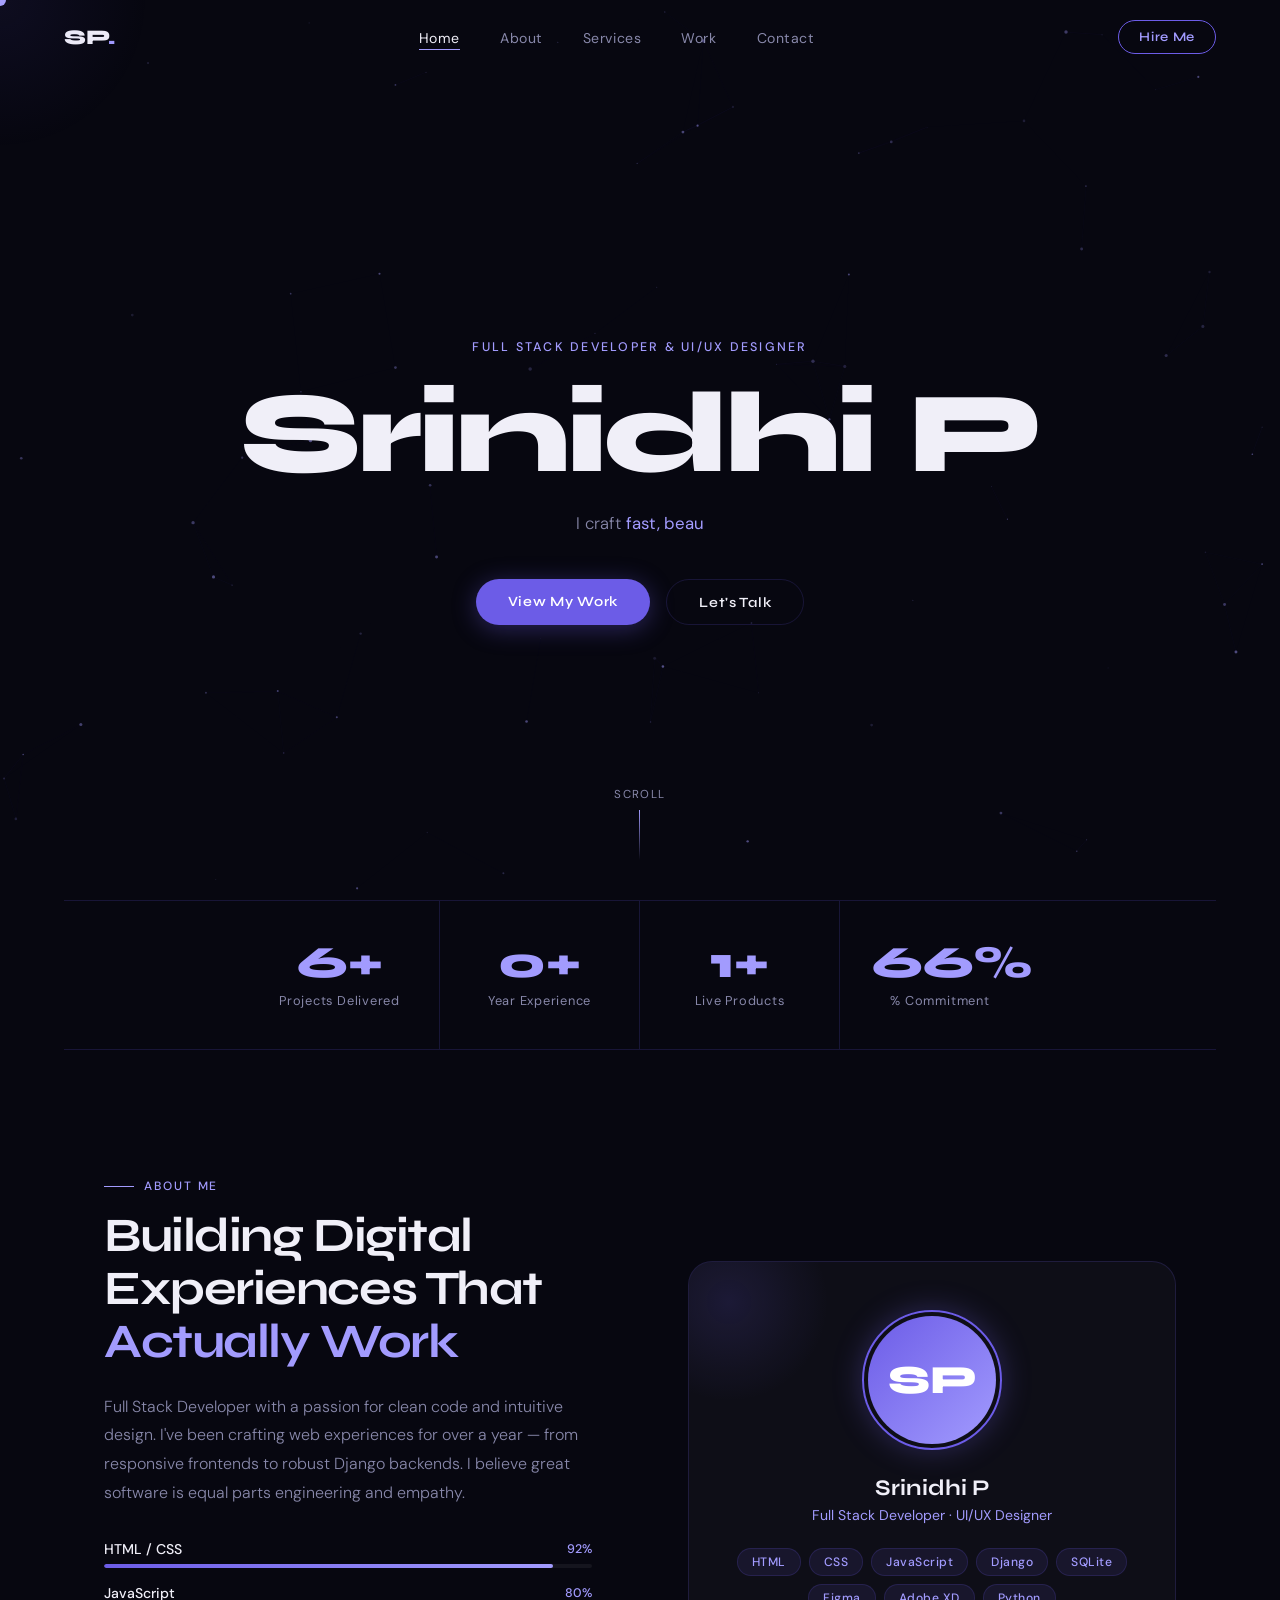
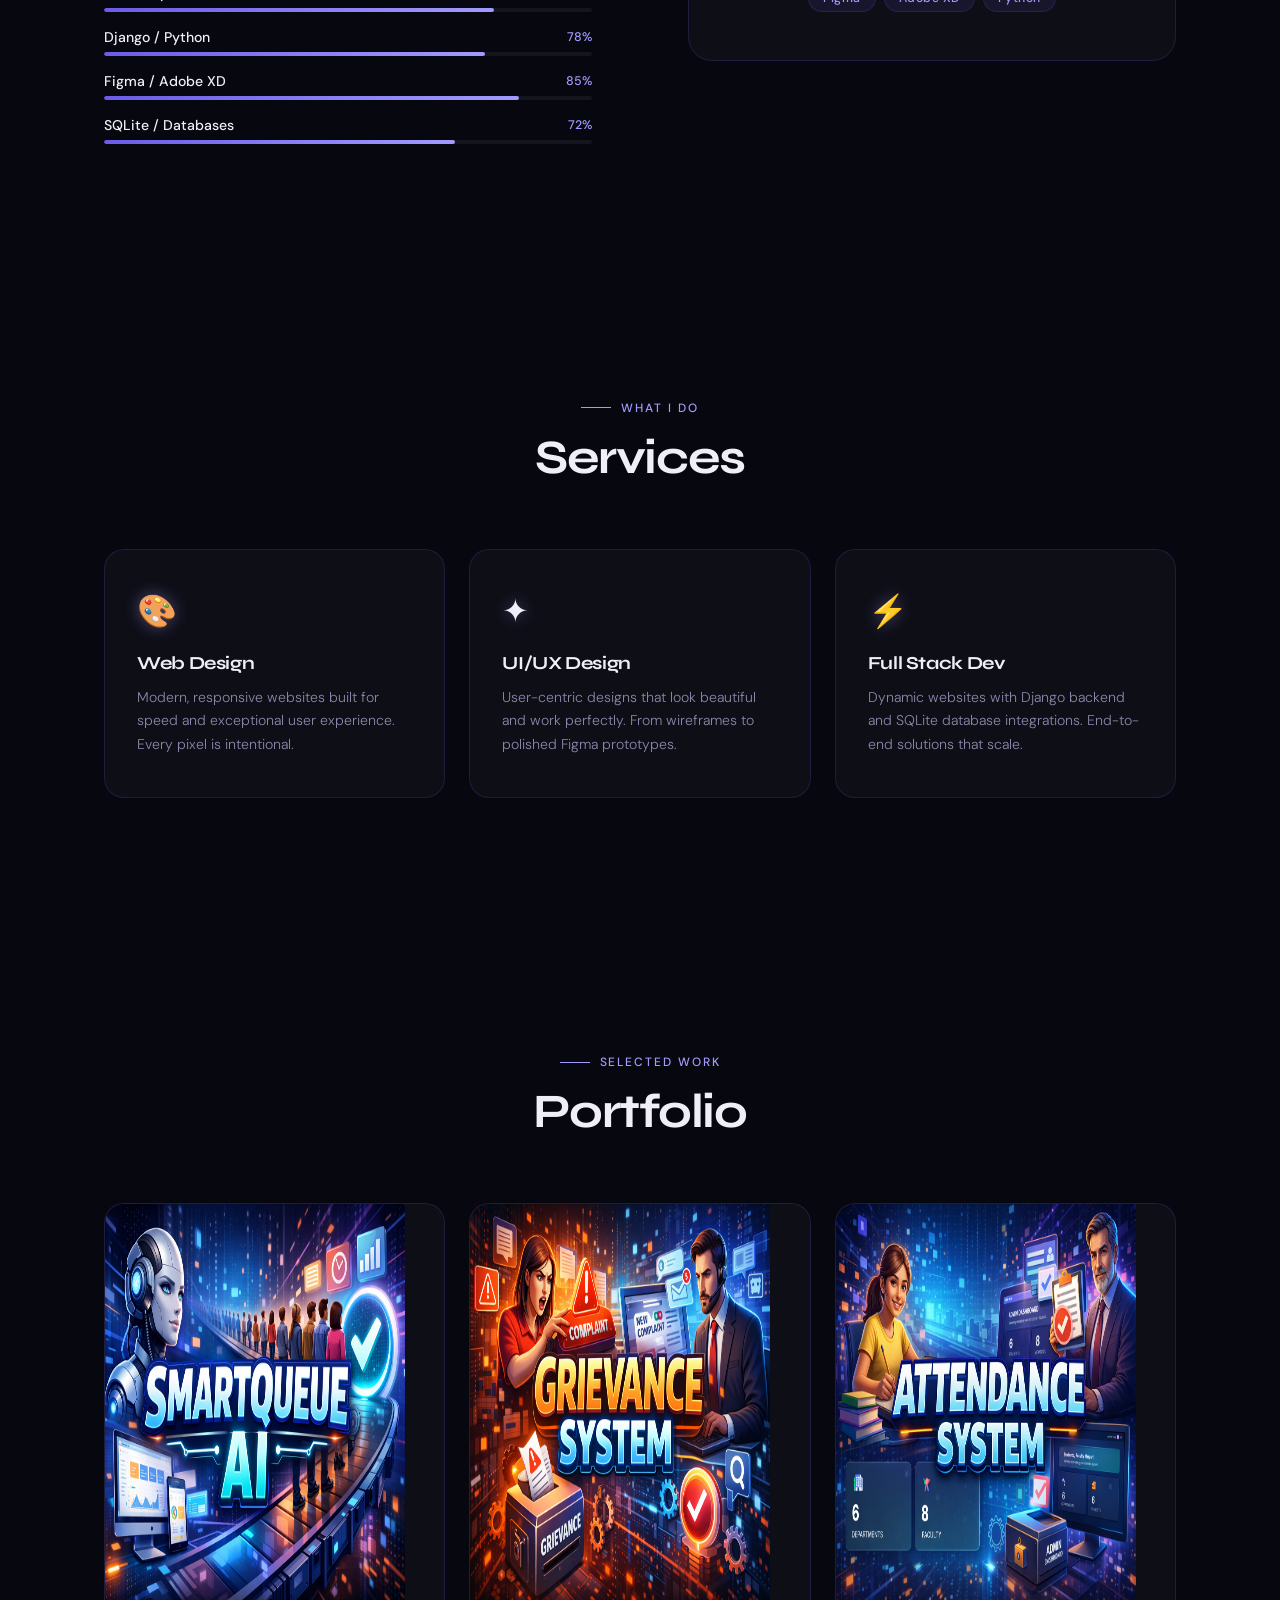
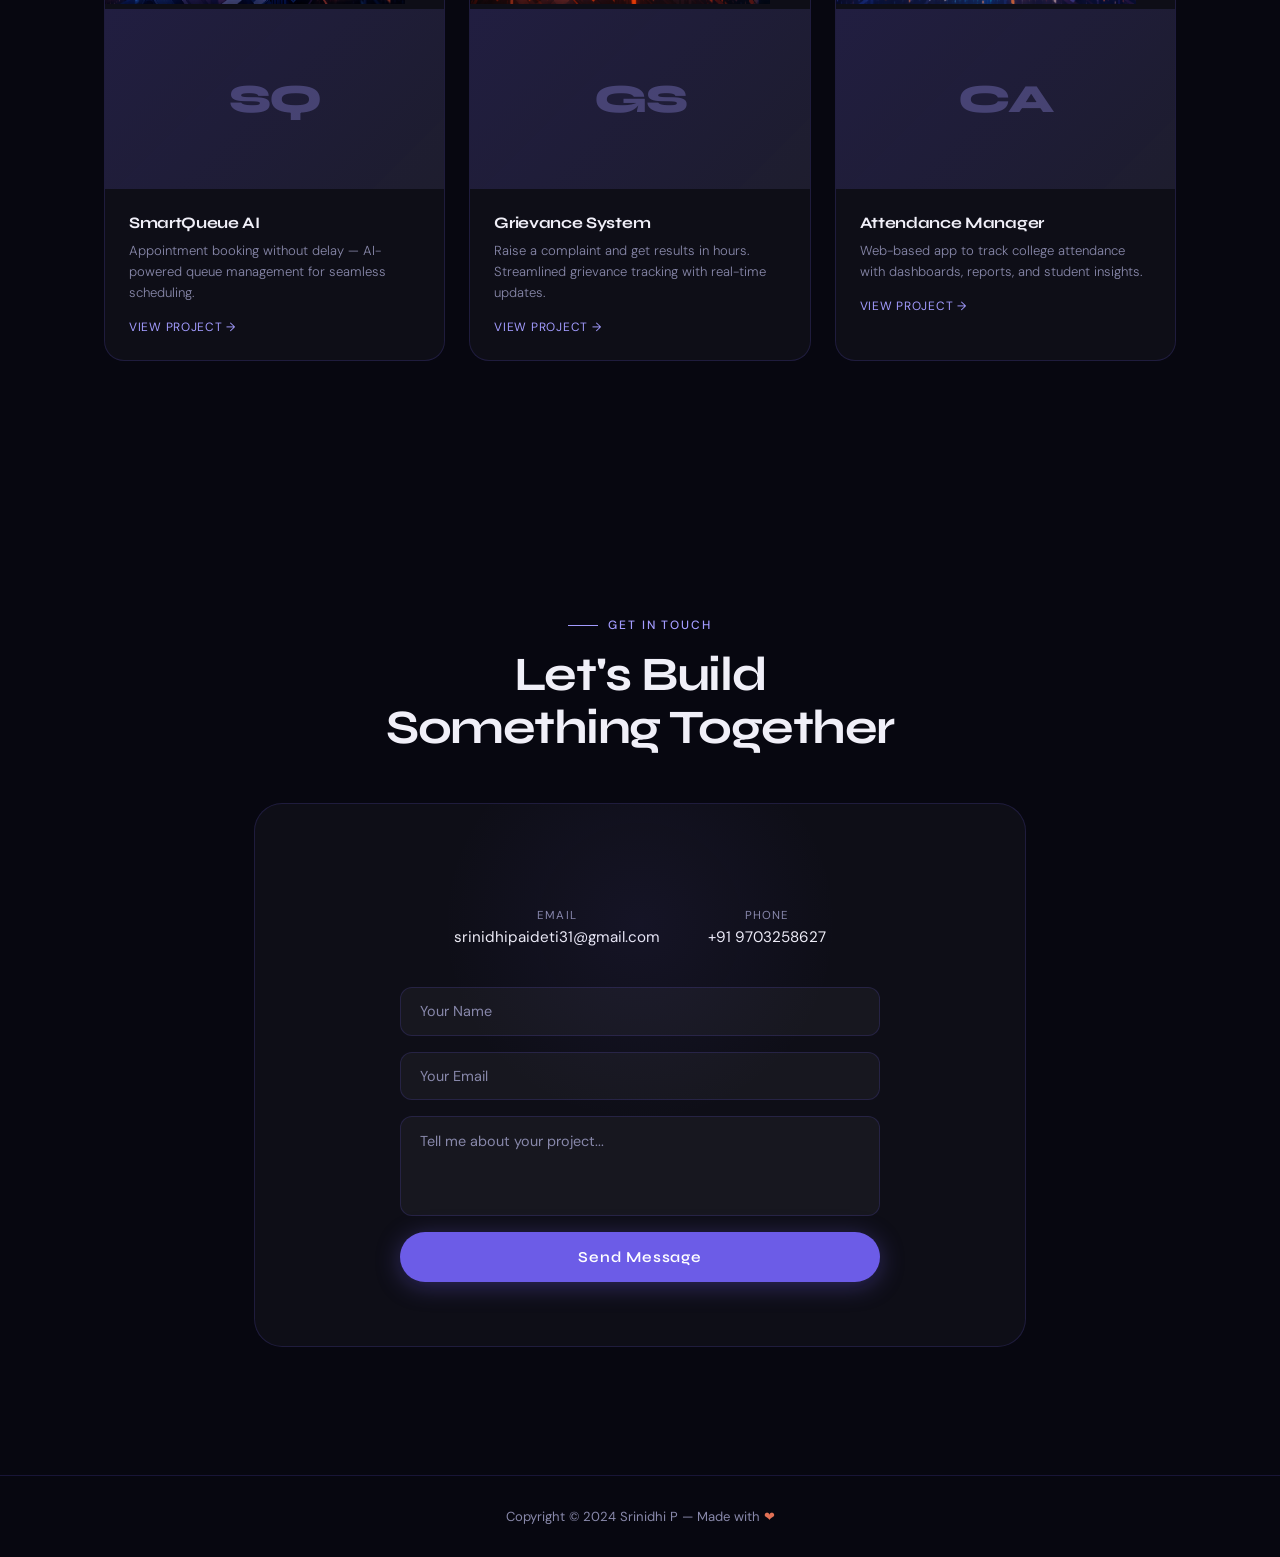
<file: index1.html>
<!DOCTYPE html>
<html lang="en">
<head>
<meta charset="UTF-8">
<meta name="viewport" content="width=device-width, initial-scale=1.0">
<title>Srinidhi P — Full Stack Developer</title>
<link href="https://fonts.googleapis.com/css2?family=Syne:wght@400;500;600;700;800&family=DM+Sans:ital,wght@0,300;0,400;0,500;1,300&display=swap" rel="stylesheet">
<style>
  :root {
    --bg: #070710;
    --bg2: #0d0d1a;
    --accent: #6c5ce7;
    --accent2: #a29bfe;
    --text: #f0eff8;
    --muted: #8888aa;
    --border: rgba(108,92,231,0.18);
    --card: rgba(255,255,255,0.03);
  }
 
  *, *::before, *::after { box-sizing: border-box; margin: 0; padding: 0; }
 
  html { scroll-behavior: smooth; }
 
  body {
    background: var(--bg);
    color: var(--text);
    font-family: 'DM Sans', sans-serif;
    overflow-x: hidden;
    cursor: none;
  }
 
  /* ── CUSTOM CURSOR ── */
  #cursor {
    width: 12px; height: 12px;
    background: var(--accent2);
    border-radius: 50%;
    position: fixed; top: 0; left: 0;
    pointer-events: none;
    z-index: 9999;
    transition: transform 0.15s ease;
    mix-blend-mode: screen;
  }
  #cursor-glow {
    width: 300px; height: 300px;
    border-radius: 50%;
    position: fixed; top: 0; left: 0;
    pointer-events: none;
    z-index: 9998;
    background: radial-gradient(circle, rgba(108,92,231,0.08) 0%, transparent 70%);
    transform: translate(-50%, -50%);
    transition: left 0.08s ease, top 0.08s ease;
  }
 
  /* ── PARTICLES CANVAS ── */
  #particles-canvas {
    position: fixed;
    top: 0; left: 0;
    width: 100%; height: 100%;
    z-index: 0;
    pointer-events: none;
  }
 
  /* ── NAVBAR ── */
  nav {
    position: fixed; top: 0; left: 0; right: 0;
    z-index: 100;
    padding: 1.25rem 4rem;
    display: flex; align-items: center; justify-content: space-between;
    transition: all 0.4s ease;
  }
  nav.scrolled {
    background: rgba(7,7,16,0.85);
    backdrop-filter: blur(18px);
    border-bottom: 0.5px solid var(--border);
    padding: 0.85rem 4rem;
  }
  .nav-logo {
    font-family: 'Syne', sans-serif;
    font-weight: 800; font-size: 1.3rem;
    color: var(--text);
    letter-spacing: -0.02em;
  }
  .nav-logo span { color: var(--accent2); }
  .nav-links { display: flex; gap: 2.5rem; list-style: none; }
  .nav-links a {
    font-size: 0.88rem; font-weight: 400;
    color: var(--muted); text-decoration: none;
    letter-spacing: 0.04em;
    transition: color 0.3s;
    position: relative;
  }
  .nav-links a::after {
    content: ''; position: absolute;
    bottom: -3px; left: 0; width: 0; height: 1px;
    background: var(--accent2);
    transition: width 0.3s ease;
  }
  .nav-links a:hover, .nav-links a.active { color: var(--text); }
  .nav-links a:hover::after, .nav-links a.active::after { width: 100%; }
  .nav-hire {
    font-family: 'Syne', sans-serif;
    font-size: 0.82rem; font-weight: 600;
    color: var(--accent2);
    border: 0.5px solid var(--accent);
    padding: 0.5rem 1.25rem;
    border-radius: 999px;
    text-decoration: none;
    letter-spacing: 0.05em;
    transition: all 0.3s ease;
    background: transparent;
  }
  .nav-hire:hover {
    background: var(--accent);
    color: #fff;
    box-shadow: 0 0 20px rgba(108,92,231,0.4);
  }
 
  /* ── SECTIONS ── */
  section { position: relative; z-index: 1; }
 
  /* ── HERO ── */
  #home {
    min-height: 100vh;
    display: flex; align-items: center; justify-content: center;
    padding: 8rem 4rem 4rem;
    text-align: center;
    flex-direction: column;
  }
  .hero-tag {
    font-size: 0.78rem; font-weight: 500;
    letter-spacing: 0.18em;
    color: var(--accent2);
    text-transform: uppercase;
    margin-bottom: 1.5rem;
    opacity: 0;
    animation: fadeUp 0.7s ease forwards 0.2s;
  }
  .hero-name {
    font-family: 'Syne', sans-serif;
    font-size: clamp(3.5rem, 9vw, 7.5rem);
    font-weight: 800;
    line-height: 0.95;
    letter-spacing: -0.04em;
    margin-bottom: 1.5rem;
    color: var(--text);
  }
  .hero-name .char {
    display: inline-block;
    opacity: 0;
    transform: translateY(60px) rotate(8deg);
    animation: charIn 0.6s cubic-bezier(0.22,1,0.36,1) forwards;
  }
  .hero-name .space { display: inline-block; width: 0.3em; }
  .hero-subtitle {
    font-size: 1.05rem; font-weight: 300;
    color: var(--muted);
    margin-bottom: 2.5rem;
    min-height: 1.6em;
    opacity: 0;
    animation: fadeUp 0.7s ease forwards 1.2s;
  }
  .hero-subtitle #typewriter { color: var(--accent2); font-weight: 400; }
  .hero-ctas {
    display: flex; gap: 1rem;
    opacity: 0;
    animation: fadeUp 0.7s ease forwards 1.5s;
  }
  .btn-primary {
    font-family: 'Syne', sans-serif;
    font-weight: 600; font-size: 0.88rem;
    letter-spacing: 0.05em;
    padding: 0.85rem 2rem;
    border-radius: 999px;
    background: var(--accent);
    color: #fff; text-decoration: none;
    border: none; cursor: none;
    transition: all 0.3s ease;
    box-shadow: 0 4px 24px rgba(108,92,231,0.35);
  }
  .btn-primary:hover {
    transform: translateY(-3px);
    box-shadow: 0 8px 32px rgba(108,92,231,0.5);
  }
  .btn-outline {
    font-family: 'Syne', sans-serif;
    font-weight: 600; font-size: 0.88rem;
    letter-spacing: 0.05em;
    padding: 0.85rem 2rem;
    border-radius: 999px;
    background: transparent;
    color: var(--text); text-decoration: none;
    border: 0.5px solid var(--border);
    cursor: none;
    transition: all 0.3s ease;
  }
  .btn-outline:hover {
    border-color: var(--accent2);
    transform: translateY(-3px);
  }
  .hero-scroll {
    position: absolute; bottom: 2.5rem;
    display: flex; flex-direction: column; align-items: center; gap: 8px;
    opacity: 0;
    animation: fadeUp 0.7s ease forwards 2s;
  }
  .hero-scroll span { font-size: 0.72rem; letter-spacing: 0.12em; color: var(--muted); text-transform: uppercase; }
  .scroll-line {
    width: 1px; height: 50px;
    background: linear-gradient(to bottom, var(--accent2), transparent);
    animation: scrollPulse 2s ease-in-out infinite;
  }
  @keyframes scrollPulse { 0%,100% { opacity: 0.3; } 50% { opacity: 1; } }
 
  /* ── STATS ── */
  .stats-strip {
    position: relative; z-index: 1;
    border-top: 0.5px solid var(--border);
    border-bottom: 0.5px solid var(--border);
    display: flex; justify-content: center; gap: 0;
    margin: 0 4rem;
  }
  .stat-item {
    flex: 1; max-width: 200px;
    padding: 2.5rem 2rem;
    text-align: center;
    border-right: 0.5px solid var(--border);
  }
  .stat-item:last-child { border-right: none; }
  .stat-num {
    font-family: 'Syne', sans-serif;
    font-size: 2.8rem; font-weight: 800;
    color: var(--accent2);
    line-height: 1;
    margin-bottom: 0.4rem;
  }
  .stat-label { font-size: 0.8rem; color: var(--muted); letter-spacing: 0.06em; }
 
  /* ── ABOUT ── */
  #about {
    padding: 8rem 4rem;
    display: grid;
    grid-template-columns: 1fr 1fr;
    gap: 6rem;
    align-items: center;
    max-width: 1200px;
    margin: 0 auto;
  }
  .section-eyebrow {
    font-size: 0.75rem; font-weight: 500;
    letter-spacing: 0.16em;
    color: var(--accent2);
    text-transform: uppercase;
    margin-bottom: 1rem;
    display: flex; align-items: center; gap: 10px;
  }
  .section-eyebrow::before {
    content: ''; display: block;
    width: 30px; height: 1px;
    background: var(--accent2);
  }
  .section-title {
    font-family: 'Syne', sans-serif;
    font-size: clamp(2rem, 4vw, 3rem);
    font-weight: 700;
    line-height: 1.1;
    letter-spacing: -0.03em;
    margin-bottom: 1.5rem;
  }
  .section-body {
    color: var(--muted);
    line-height: 1.8;
    font-weight: 300;
    margin-bottom: 2rem;
  }
  .skills-grid { display: flex; flex-direction: column; gap: 1rem; }
  .skill-row { display: flex; flex-direction: column; gap: 6px; }
  .skill-header { display: flex; justify-content: space-between; align-items: center; }
  .skill-name { font-size: 0.88rem; font-weight: 500; color: var(--text); }
  .skill-pct { font-size: 0.78rem; color: var(--accent2); font-weight: 500; }
  .skill-track {
    height: 4px; border-radius: 2px;
    background: rgba(255,255,255,0.06);
    overflow: hidden;
  }
  .skill-fill {
    height: 100%; border-radius: 2px;
    background: linear-gradient(90deg, var(--accent), var(--accent2));
    width: 0;
    transition: width 1.2s cubic-bezier(0.22,1,0.36,1);
  }
 
  /* ── PROFILE CARD ── */
  .profile-card {
    position: relative;
    background: var(--card);
    border: 0.5px solid var(--border);
    border-radius: 24px;
    padding: 3rem 2.5rem;
    text-align: center;
    overflow: hidden;
  }
  .profile-card::before {
    content: '';
    position: absolute; top: -60px; left: -60px;
    width: 200px; height: 200px;
    border-radius: 50%;
    background: radial-gradient(circle, rgba(108,92,231,0.15), transparent 70%);
    pointer-events: none;
  }
  .profile-img-wrap {
    width: 140px; height: 140px;
    margin: 0 auto 1.5rem;
    border-radius: 50%;
    border: 2px solid var(--accent);
    padding: 4px;
    box-shadow: 0 0 30px rgba(108,92,231,0.3);
  }
  .profile-img-wrap img {
    width: 100%; height: 100%;
    border-radius: 50%;
    object-fit: cover;
  }
  .profile-img-placeholder {
    width: 100%; height: 100%;
    border-radius: 50%;
    background: linear-gradient(135deg, var(--accent), #a29bfe);
    display: flex; align-items: center; justify-content: center;
    font-family: 'Syne', sans-serif;
    font-size: 2.5rem; font-weight: 800;
    color: #fff;
  }
  .profile-name {
    font-family: 'Syne', sans-serif;
    font-size: 1.4rem; font-weight: 700;
    margin-bottom: 0.3rem;
  }
  .profile-role { font-size: 0.88rem; color: var(--accent2); margin-bottom: 1.5rem; }
  .profile-tags { display: flex; flex-wrap: wrap; justify-content: center; gap: 8px; }
  .tag {
    font-size: 0.76rem; font-weight: 500;
    padding: 5px 14px;
    border-radius: 999px;
    background: rgba(108,92,231,0.1);
    border: 0.5px solid var(--border);
    color: var(--accent2);
    letter-spacing: 0.04em;
  }
 
  /* ── SERVICES ── */
  #services {
    padding: 8rem 4rem;
    max-width: 1200px;
    margin: 0 auto;
  }
  .section-header { text-align: center; margin-bottom: 4rem; }
  .services-grid {
    display: grid;
    grid-template-columns: repeat(3, 1fr);
    gap: 1.5rem;
  }
  .service-card {
    background: var(--card);
    border: 0.5px solid var(--border);
    border-radius: 20px;
    padding: 2.5rem 2rem;
    transition: all 0.4s cubic-bezier(0.22,1,0.36,1);
    cursor: none;
    position: relative;
    overflow: hidden;
  }
  .service-card::after {
    content: '';
    position: absolute;
    inset: 0; border-radius: 20px;
    background: radial-gradient(circle at 50% 0%, rgba(108,92,231,0.08), transparent 70%);
    opacity: 0;
    transition: opacity 0.4s;
  }
  .service-card:hover {
    transform: translateY(-8px);
    border-color: rgba(108,92,231,0.4);
    box-shadow: 0 20px 60px rgba(108,92,231,0.15);
  }
  .service-card:hover::after { opacity: 1; }
  .service-icon {
    font-size: 2rem; margin-bottom: 1.25rem;
    display: block;
    filter: drop-shadow(0 0 8px rgba(162,155,254,0.4));
  }
  .service-name {
    font-family: 'Syne', sans-serif;
    font-size: 1.15rem; font-weight: 700;
    margin-bottom: 0.75rem;
    letter-spacing: -0.02em;
  }
  .service-desc { font-size: 0.88rem; color: var(--muted); line-height: 1.7; font-weight: 300; }
 
  /* ── PORTFOLIO ── */
  #work {
    padding: 8rem 4rem;
    max-width: 1200px;
    margin: 0 auto;
  }
  .work-grid {
    display: grid;
    grid-template-columns: repeat(3, 1fr);
    gap: 1.5rem;
    margin-top: 3rem;
  }
  .work-card {
    background: var(--card);
    border: 0.5px solid var(--border);
    border-radius: 20px;
    overflow: hidden;
    transition: all 0.4s cubic-bezier(0.22,1,0.36,1);
    cursor: none;
    text-decoration: none;
    color: inherit;
    display: block;
  }
  .work-card:hover {
    transform: translateY(-10px) scale(1.02);
    border-color: rgba(108,92,231,0.4);
    box-shadow: 0 24px 60px rgba(108,92,231,0.2);
  }
  .work-thumb {
    height: 180px;
    background: linear-gradient(135deg, rgba(108,92,231,0.2), rgba(162,155,254,0.1));
    position: relative; overflow: hidden;
    display: flex; align-items: center; justify-content: center;
  }
  .work-thumb img {
    width: 100%; height: 100%; object-fit: cover;
    transition: transform 0.5s ease;
  }
  .work-card:hover .work-thumb img { transform: scale(1.08); }
  .work-thumb-placeholder {
    font-family: 'Syne', sans-serif;
    font-size: 2.5rem; font-weight: 800;
    color: rgba(162,155,254,0.3);
    letter-spacing: -0.04em;
  }
  .work-overlay {
    position: absolute; inset: 0;
    background: rgba(7,7,16,0.5);
    display: flex; align-items: center; justify-content: center;
    opacity: 0;
    transition: opacity 0.3s;
  }
  .work-card:hover .work-overlay { opacity: 1; }
  .work-overlay-icon {
    width: 48px; height: 48px;
    border-radius: 50%;
    background: var(--accent);
    display: flex; align-items: center; justify-content: center;
    font-size: 1.2rem;
    box-shadow: 0 0 20px rgba(108,92,231,0.5);
  }
  .work-info { padding: 1.5rem; }
  .work-title {
    font-family: 'Syne', sans-serif;
    font-size: 1rem; font-weight: 700;
    margin-bottom: 0.5rem;
    letter-spacing: -0.02em;
  }
  .work-desc { font-size: 0.82rem; color: var(--muted); line-height: 1.6; font-weight: 300; }
  .work-link-tag {
    display: inline-block;
    margin-top: 1rem;
    font-size: 0.75rem; color: var(--accent2);
    letter-spacing: 0.06em;
  }
 
  /* ── CONTACT ── */
  #contact {
    padding: 8rem 4rem;
    max-width: 900px;
    margin: 0 auto;
    text-align: center;
  }
  .contact-card {
    background: var(--card);
    border: 0.5px solid var(--border);
    border-radius: 28px;
    padding: 4rem 3rem;
    margin-top: 3rem;
    position: relative; overflow: hidden;
  }
  .contact-card::before {
    content: '';
    position: absolute; top: -80px; left: 50%; transform: translateX(-50%);
    width: 400px; height: 400px;
    border-radius: 50%;
    background: radial-gradient(circle, rgba(108,92,231,0.07), transparent 70%);
  }
  .contact-info {
    display: flex; justify-content: center; gap: 3rem;
    margin: 2.5rem 0;
  }
  .contact-item { display: flex; flex-direction: column; gap: 4px; }
  .contact-item-label { font-size: 0.72rem; color: var(--muted); letter-spacing: 0.1em; text-transform: uppercase; }
  .contact-item-value { font-size: 0.95rem; color: var(--text); font-weight: 400; }
  .contact-form {
    display: flex; flex-direction: column; gap: 1rem;
    max-width: 480px; margin: 0 auto;
  }
  .contact-form input,
  .contact-form textarea {
    background: rgba(255,255,255,0.04);
    border: 0.5px solid var(--border);
    border-radius: 12px;
    padding: 0.9rem 1.2rem;
    color: var(--text);
    font-family: 'DM Sans', sans-serif;
    font-size: 0.9rem;
    outline: none;
    transition: border-color 0.3s, box-shadow 0.3s;
    resize: none;
  }
  .contact-form input::placeholder,
  .contact-form textarea::placeholder { color: var(--muted); }
  .contact-form input:focus,
  .contact-form textarea:focus {
    border-color: var(--accent);
    box-shadow: 0 0 0 3px rgba(108,92,231,0.12);
  }
  .contact-form textarea { min-height: 100px; }
 
  /* ── FOOTER ── */
  footer {
    position: relative; z-index: 1;
    text-align: center;
    padding: 2rem;
    border-top: 0.5px solid var(--border);
    color: var(--muted);
    font-size: 0.82rem;
  }
  footer span { color: #e17055; }
 
  /* ── SCROLL REVEAL ── */
  .reveal {
    opacity: 0;
    transform: translateY(40px);
    transition: opacity 0.8s ease, transform 0.8s cubic-bezier(0.22,1,0.36,1);
  }
  .reveal.visible {
    opacity: 1;
    transform: translateY(0);
  }
  .reveal-delay-1 { transition-delay: 0.1s; }
  .reveal-delay-2 { transition-delay: 0.2s; }
  .reveal-delay-3 { transition-delay: 0.3s; }
 
  /* ── KEYFRAMES ── */
  @keyframes fadeUp {
    from { opacity: 0; transform: translateY(24px); }
    to   { opacity: 1; transform: translateY(0); }
  }
  @keyframes charIn {
    to { opacity: 1; transform: translateY(0) rotate(0deg); }
  }
 
  /* ── MAGNETIC BTN ── */
  .magnetic { display: inline-block; }
 
  @media (max-width: 900px) {
    nav { padding: 1rem 1.5rem; }
    nav.scrolled { padding: 0.75rem 1.5rem; }
    .nav-links { display: none; }
    #about { grid-template-columns: 1fr; padding: 5rem 1.5rem; gap: 3rem; }
    #services, #work, #contact { padding: 5rem 1.5rem; }
    .services-grid, .work-grid { grid-template-columns: 1fr; }
    #home { padding: 6rem 1.5rem 4rem; }
    .stats-strip { margin: 0 1.5rem; flex-wrap: wrap; }
    .contact-info { flex-direction: column; gap: 1.5rem; }
  }
</style>
</head>
<body>
 
<!-- Custom Cursor -->
<div id="cursor"></div>
<div id="cursor-glow"></div>
 
<!-- Particles Background -->
<canvas id="particles-canvas"></canvas>
 
<!-- Navbar -->
<nav id="navbar">
  <div class="nav-logo">SP<span>.</span></div>
  <ul class="nav-links">
    <li><a href="#home">Home</a></li>
    <li><a href="#about">About</a></li>
    <li><a href="#services">Services</a></li>
    <li><a href="#work">Work</a></li>
    <li><a href="#contact">Contact</a></li>
  </ul>
  <a href="#contact" class="nav-hire magnetic">Hire Me</a>
</nav>
 
<!-- Hero -->
<section id="home">
  <p class="hero-tag">Full Stack Developer &amp; UI/UX Designer</p>
  <h1 class="hero-name" id="hero-name"></h1>
  <p class="hero-subtitle">I craft <span id="typewriter"></span></p>
  <div class="hero-ctas">
    <a href="#work" class="btn-primary magnetic">View My Work</a>
    <a href="#contact" class="btn-outline magnetic">Let's Talk</a>
  </div>
  <div class="hero-scroll">
    <span>Scroll</span>
    <div class="scroll-line"></div>
  </div>
</section>
 
<!-- Stats -->
<div class="stats-strip reveal">
  <div class="stat-item">
    <div class="stat-num" data-target="10">0</div>
    <div class="stat-label">Projects Delivered</div>
  </div>
  <div class="stat-item">
    <div class="stat-num" data-target="1">0</div>
    <div class="stat-label">Year Experience</div>
  </div>
  <div class="stat-item">
    <div class="stat-num" data-target="3">0</div>
    <div class="stat-label">Live Products</div>
  </div>
  <div class="stat-item">
    <div class="stat-num" data-target="100">0</div>
    <div class="stat-label">% Commitment</div>
  </div>
</div>
 
<!-- About -->
<section id="about">
  <div>
    <p class="section-eyebrow reveal">About Me</p>
    <h2 class="section-title reveal reveal-delay-1">Building Digital<br>Experiences That<br><em style="color:var(--accent2);font-style:normal">Actually Work</em></h2>
    <p class="section-body reveal reveal-delay-2">Full Stack Developer with a passion for clean code and intuitive design. I've been crafting web experiences for over a year — from responsive frontends to robust Django backends. I believe great software is equal parts engineering and empathy.</p>
 
    <div class="skills-grid reveal reveal-delay-3">
      <div class="skill-row">
        <div class="skill-header"><span class="skill-name">HTML / CSS</span><span class="skill-pct">92%</span></div>
        <div class="skill-track"><div class="skill-fill" data-pct="92"></div></div>
      </div>
      <div class="skill-row">
        <div class="skill-header"><span class="skill-name">JavaScript</span><span class="skill-pct">80%</span></div>
        <div class="skill-track"><div class="skill-fill" data-pct="80"></div></div>
      </div>
      <div class="skill-row">
        <div class="skill-header"><span class="skill-name">Django / Python</span><span class="skill-pct">78%</span></div>
        <div class="skill-track"><div class="skill-fill" data-pct="78"></div></div>
      </div>
      <div class="skill-row">
        <div class="skill-header"><span class="skill-name">Figma / Adobe XD</span><span class="skill-pct">85%</span></div>
        <div class="skill-track"><div class="skill-fill" data-pct="85"></div></div>
      </div>
      <div class="skill-row">
        <div class="skill-header"><span class="skill-name">SQLite / Databases</span><span class="skill-pct">72%</span></div>
        <div class="skill-track"><div class="skill-fill" data-pct="72"></div></div>
      </div>
    </div>
  </div>
 
  <div class="profile-card reveal">
    <div class="profile-img-wrap">
      <div class="profile-img-placeholder">SP</div>
    </div>
    <div class="profile-name">Srinidhi P</div>
    <div class="profile-role">Full Stack Developer · UI/UX Designer</div>
    <div class="profile-tags">
      <span class="tag">HTML</span>
      <span class="tag">CSS</span>
      <span class="tag">JavaScript</span>
      <span class="tag">Django</span>
      <span class="tag">SQLite</span>
      <span class="tag">Figma</span>
      <span class="tag">Adobe XD</span>
      <span class="tag">Python</span>
    </div>
  </div>
</section>
 
<!-- Services -->
<section id="services">
  <div class="section-header">
    <p class="section-eyebrow reveal" style="justify-content:center">What I Do</p>
    <h2 class="section-title reveal reveal-delay-1">Services</h2>
  </div>
  <div class="services-grid">
    <div class="service-card reveal">
      <span class="service-icon">🎨</span>
      <div class="service-name">Web Design</div>
      <div class="service-desc">Modern, responsive websites built for speed and exceptional user experience. Every pixel is intentional.</div>
    </div>
    <div class="service-card reveal reveal-delay-1">
      <span class="service-icon">✦</span>
      <div class="service-name">UI/UX Design</div>
      <div class="service-desc">User-centric designs that look beautiful and work perfectly. From wireframes to polished Figma prototypes.</div>
    </div>
    <div class="service-card reveal reveal-delay-2">
      <span class="service-icon">⚡</span>
      <div class="service-name">Full Stack Dev</div>
      <div class="service-desc">Dynamic websites with Django backend and SQLite database integrations. End-to-end solutions that scale.</div>
    </div>
  </div>
</section>
 
<!-- Portfolio -->
<section id="work">
  <div class="section-header">
    <p class="section-eyebrow reveal" style="justify-content:center">Selected Work</p>
    <h2 class="section-title reveal reveal-delay-1">Portfolio</h2>
  </div>
  <div class="work-grid">
    <a href="https://smartqueue-ai-1.onrender.com" target="_blank" class="work-card reveal">
        <img src="images\smart.png"  width="300px" height="400px" alt="Work 1">
      <div class="work-thumb">
        <div class="work-thumb-placeholder">SQ</div>
        <div class="work-overlay"><div class="work-overlay-icon">↗</div></div>
      </div>
      <div class="work-info">
        <div class="work-title">SmartQueue AI</div>
        <div class="work-desc">Appointment booking without delay — AI-powered queue management for seamless scheduling.</div>
        <div class="work-link-tag">VIEW PROJECT →</div>
      </div>
    </a>
    <a href="https://grievance-system-ai.onrender.com" target="_blank" class="work-card reveal reveal-delay-1">
        <img src="images\grievance sys.png" width="300px" height="400px" alt="Work 2">
      <div class="work-thumb">
        <div class="work-thumb-placeholder">GS</div>
        <div class="work-overlay"><div class="work-overlay-icon">↗</div></div>
      </div>
      <div class="work-info">
        <div class="work-title">Grievance System</div>
        <div class="work-desc">Raise a complaint and get results in hours. Streamlined grievance tracking with real-time updates.</div>
        <div class="work-link-tag">VIEW PROJECT →</div>
      </div>
    </a>
    <a href="https://college-attendance-management-system-1.onrender.com" target="_blank" class="work-card reveal reveal-delay-2">
        <img src="images\att.png"  width="300px" height="400px" alt="Work 3">
      <div class="work-thumb">
        <div class="work-thumb-placeholder">CA</div>
        <div class="work-overlay"><div class="work-overlay-icon">↗</div></div>
      </div>
      <div class="work-info">
        <div class="work-title">Attendance Manager</div>
        <div class="work-desc">Web-based app to track college attendance with dashboards, reports, and student insights.</div>
        <div class="work-link-tag">VIEW PROJECT →</div>
      </div>
    </a>
  </div>
</section>
 
<!-- Contact -->
<section id="contact">
  <p class="section-eyebrow reveal" style="justify-content:center">Get In Touch</p>
  <h2 class="section-title reveal reveal-delay-1">Let's Build<br>Something Together</h2>
  <div class="contact-card reveal reveal-delay-2">
    <div class="contact-info">
      <div class="contact-item">
        <span class="contact-item-label">Email</span>
        <span class="contact-item-value">srinidhipaideti31@gmail.com</span>
      </div>
      <div class="contact-item">
        <span class="contact-item-label">Phone</span>
        <span class="contact-item-value">+91 9703258627</span>
      </div>
    </div>
    <form class="contact-form" onsubmit="return false;">
      <input type="text" placeholder="Your Name" />
      <input type="email" placeholder="Your Email" />
      <textarea placeholder="Tell me about your project..."></textarea>
      <button type="submit" class="btn-primary magnetic" style="border:none;width:100%;padding:1rem;font-size:0.95rem;">Send Message</button>
    </form>
  </div>
</section>
 
<!-- Footer -->
<footer>
  <p>Copyright © 2024 Srinidhi P — Made with <span>❤</span></p>
</footer>
 
<script>
/* ── 1. CUSTOM CURSOR + GLOW ── */
const cursor = document.getElementById('cursor');
const glow = document.getElementById('cursor-glow');
let mx = 0, my = 0, cx = 0, cy = 0;
 
document.addEventListener('mousemove', e => {
  mx = e.clientX; my = e.clientY;
  glow.style.left = mx + 'px';
  glow.style.top = my + 'px';
});
 
(function animateCursor() {
  cx += (mx - cx) * 0.18;
  cy += (my - cy) * 0.18;
  cursor.style.transform = `translate(${cx - 6}px, ${cy - 6}px)`;
  requestAnimationFrame(animateCursor);
})();
 
/* ── 2. MAGNETIC BUTTONS ── */
document.querySelectorAll('.magnetic').forEach(el => {
  el.addEventListener('mousemove', e => {
    const r = el.getBoundingClientRect();
    const dx = e.clientX - (r.left + r.width / 2);
    const dy = e.clientY - (r.top + r.height / 2);
    el.style.transform = `translate(${dx * 0.25}px, ${dy * 0.25}px)`;
  });
  el.addEventListener('mouseleave', () => {
    el.style.transform = '';
  });
});
 
/* ── 3. HERO TEXT SPLIT ANIMATION ── */
const heroName = document.getElementById('hero-name');
const name = 'Srinidhi P';
let delay = 0.4;
name.split('').forEach(ch => {
  if (ch === ' ') {
    heroName.innerHTML += '<span class="space"> </span>';
  } else {
    const span = document.createElement('span');
    span.className = 'char';
    span.textContent = ch;
    span.style.animationDelay = delay + 's';
    heroName.appendChild(span);
    delay += 0.07;
  }
});
 
/* ── 4. TYPEWRITER ── */
const phrases = [
  'fast, beautiful websites.',
  'intuitive UI/UX designs.',
  'full stack solutions.',
  'digital experiences.'
];
let pi = 0, ci = 0, deleting = false;
const tw = document.getElementById('typewriter');
 
function typeLoop() {
  const phrase = phrases[pi];
  if (!deleting) {
    tw.textContent = phrase.slice(0, ci + 1);
    ci++;
    if (ci === phrase.length) { deleting = true; setTimeout(typeLoop, 1800); return; }
    setTimeout(typeLoop, 70);
  } else {
    tw.textContent = phrase.slice(0, ci - 1);
    ci--;
    if (ci === 0) { deleting = false; pi = (pi + 1) % phrases.length; setTimeout(typeLoop, 400); return; }
    setTimeout(typeLoop, 40);
  }
}
setTimeout(typeLoop, 1600);
 
/* ── 5. PARTICLES CANVAS ── */
const canvas = document.getElementById('particles-canvas');
const ctx = canvas.getContext('2d');
 
function resizeCanvas() {
  canvas.width = window.innerWidth;
  canvas.height = window.innerHeight;
}
resizeCanvas();
window.addEventListener('resize', resizeCanvas);
 
const particles = [];
for (let i = 0; i < 80; i++) {
  particles.push({
    x: Math.random() * window.innerWidth,
    y: Math.random() * window.innerHeight,
    r: Math.random() * 1.5 + 0.3,
    dx: (Math.random() - 0.5) * 0.4,
    dy: (Math.random() - 0.5) * 0.4,
    opacity: Math.random() * 0.4 + 0.1
  });
}
 
function drawParticles() {
  ctx.clearRect(0, 0, canvas.width, canvas.height);
  particles.forEach(p => {
    ctx.beginPath();
    ctx.arc(p.x, p.y, p.r, 0, Math.PI * 2);
    ctx.fillStyle = `rgba(162,155,254,${p.opacity})`;
    ctx.fill();
    p.x += p.dx; p.y += p.dy;
    if (p.x < 0 || p.x > canvas.width) p.dx *= -1;
    if (p.y < 0 || p.y > canvas.height) p.dy *= -1;
  });
 
  // Connect nearby particles
  for (let i = 0; i < particles.length; i++) {
    for (let j = i + 1; j < particles.length; j++) {
      const dist = Math.hypot(particles[i].x - particles[j].x, particles[i].y - particles[j].y);
      if (dist < 120) {
        ctx.beginPath();
        ctx.strokeStyle = `rgba(108,92,231,${0.08 * (1 - dist / 120)})`;
        ctx.lineWidth = 0.5;
        ctx.moveTo(particles[i].x, particles[i].y);
        ctx.lineTo(particles[j].x, particles[j].y);
        ctx.stroke();
      }
    }
  }
  requestAnimationFrame(drawParticles);
}
drawParticles();
 
/* ── 6. NAVBAR SCROLL + SCROLL SPY ── */
const navbar = document.getElementById('navbar');
const sections = document.querySelectorAll('section[id]');
const navLinks = document.querySelectorAll('.nav-links a');
 
window.addEventListener('scroll', () => {
  if (window.scrollY > 60) navbar.classList.add('scrolled');
  else navbar.classList.remove('scrolled');
 
  let current = '';
  sections.forEach(s => {
    if (window.scrollY >= s.offsetTop - 200) current = s.id;
  });
  navLinks.forEach(a => {
    a.classList.toggle('active', a.getAttribute('href') === '#' + current);
  });
});
 
/* ── 7. SCROLL REVEAL ── */
const revealEls = document.querySelectorAll('.reveal');
const revealObserver = new IntersectionObserver(entries => {
  entries.forEach(e => {
    if (e.isIntersecting) {
      e.target.classList.add('visible');
      revealObserver.unobserve(e.target);
    }
  });
}, { threshold: 0.12 });
revealEls.forEach(el => revealObserver.observe(el));
 
/* ── 8. SKILL BAR ANIMATION ── */
const skillObserver = new IntersectionObserver(entries => {
  entries.forEach(e => {
    if (e.isIntersecting) {
      e.target.querySelectorAll('.skill-fill').forEach(fill => {
        fill.style.width = fill.dataset.pct + '%';
      });
      skillObserver.unobserve(e.target);
    }
  });
}, { threshold: 0.3 });
document.querySelectorAll('.skills-grid').forEach(el => skillObserver.observe(el));
 
/* ── 9. COUNTER ANIMATION ── */
function animateCount(el, target) {
  let current = 0;
  const step = target / 50;
  const timer = setInterval(() => {
    current = Math.min(current + step, target);
    el.textContent = Math.floor(current) + (el.dataset.target == 100 ? '%' : '+');
    if (current >= target) clearInterval(timer);
  }, 30);
}
 
const statObserver = new IntersectionObserver(entries => {
  entries.forEach(e => {
    if (e.isIntersecting) {
      e.target.querySelectorAll('.stat-num').forEach(el => {
        animateCount(el, parseInt(el.dataset.target));
      });
      statObserver.unobserve(e.target);
    }
  });
}, { threshold: 0.4 });
document.querySelectorAll('.stats-strip').forEach(el => statObserver.observe(el));
</script>
</body>
</html>
</file>
